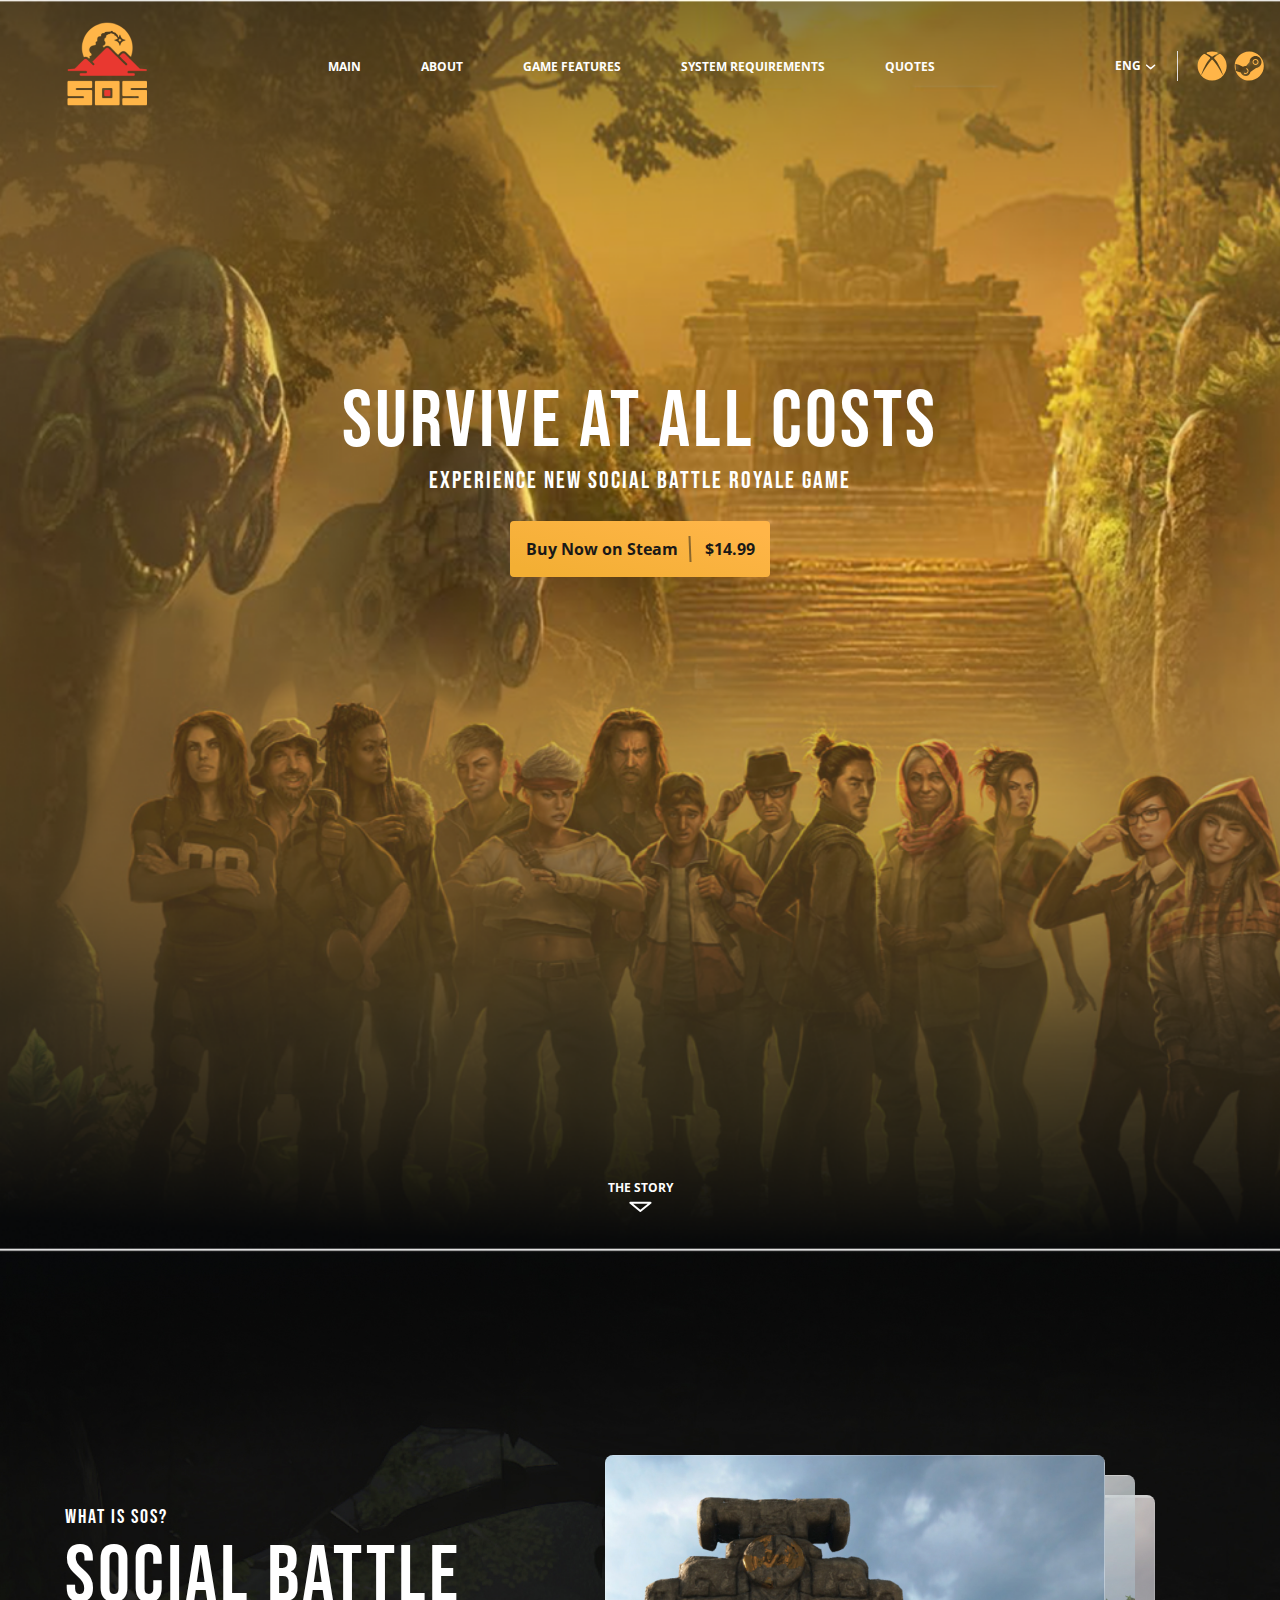
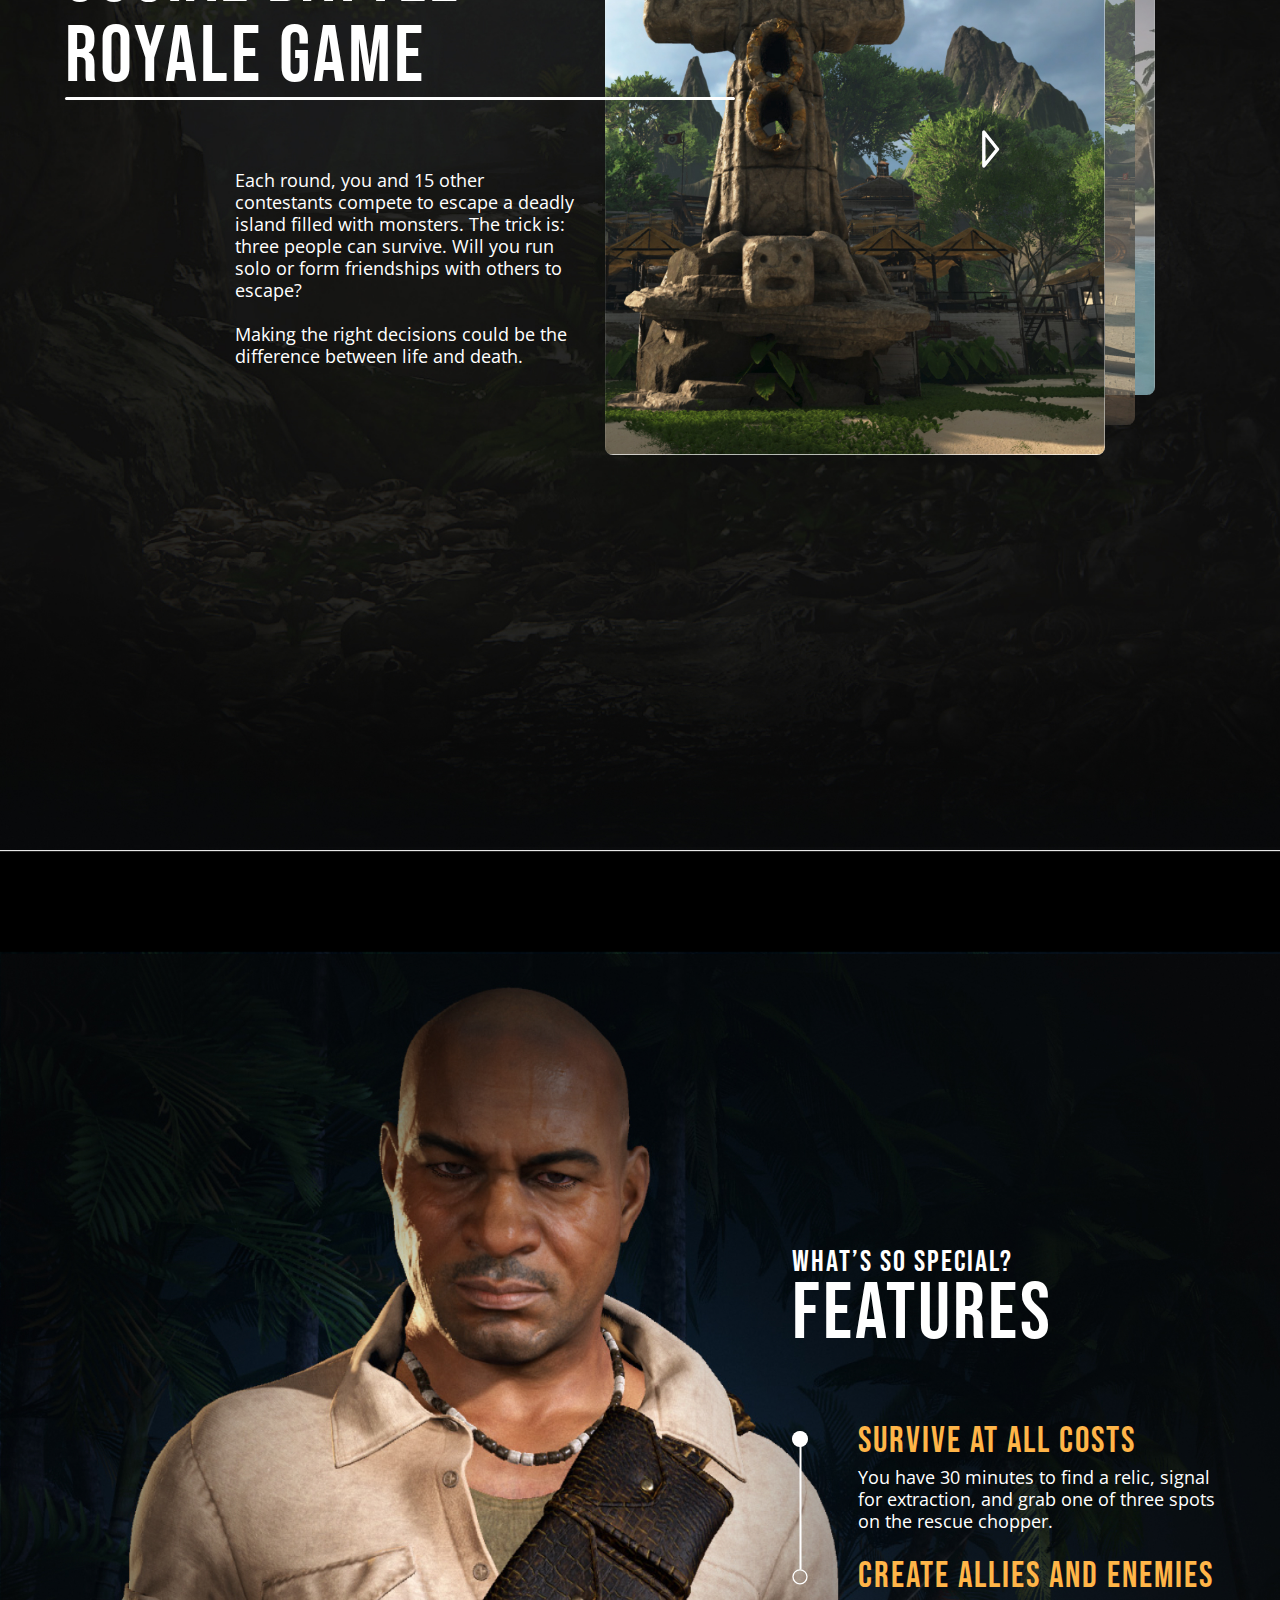
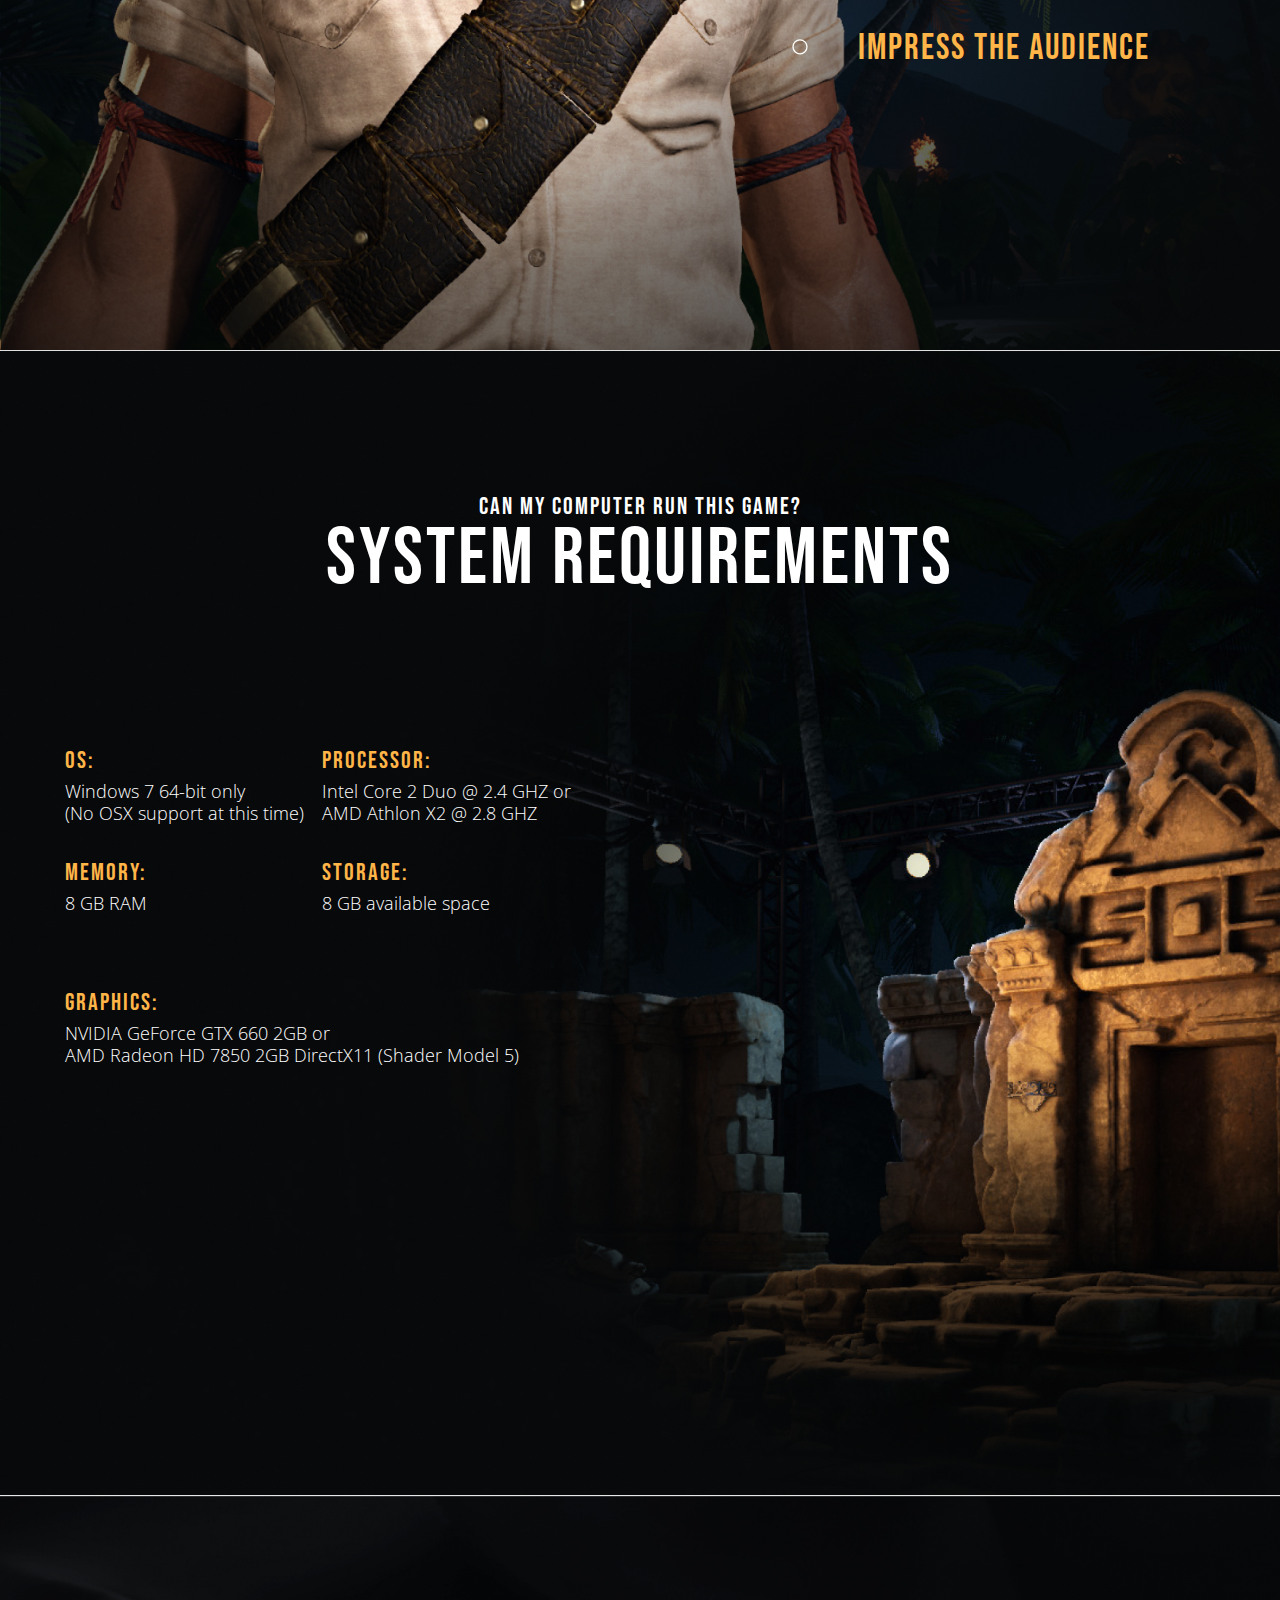
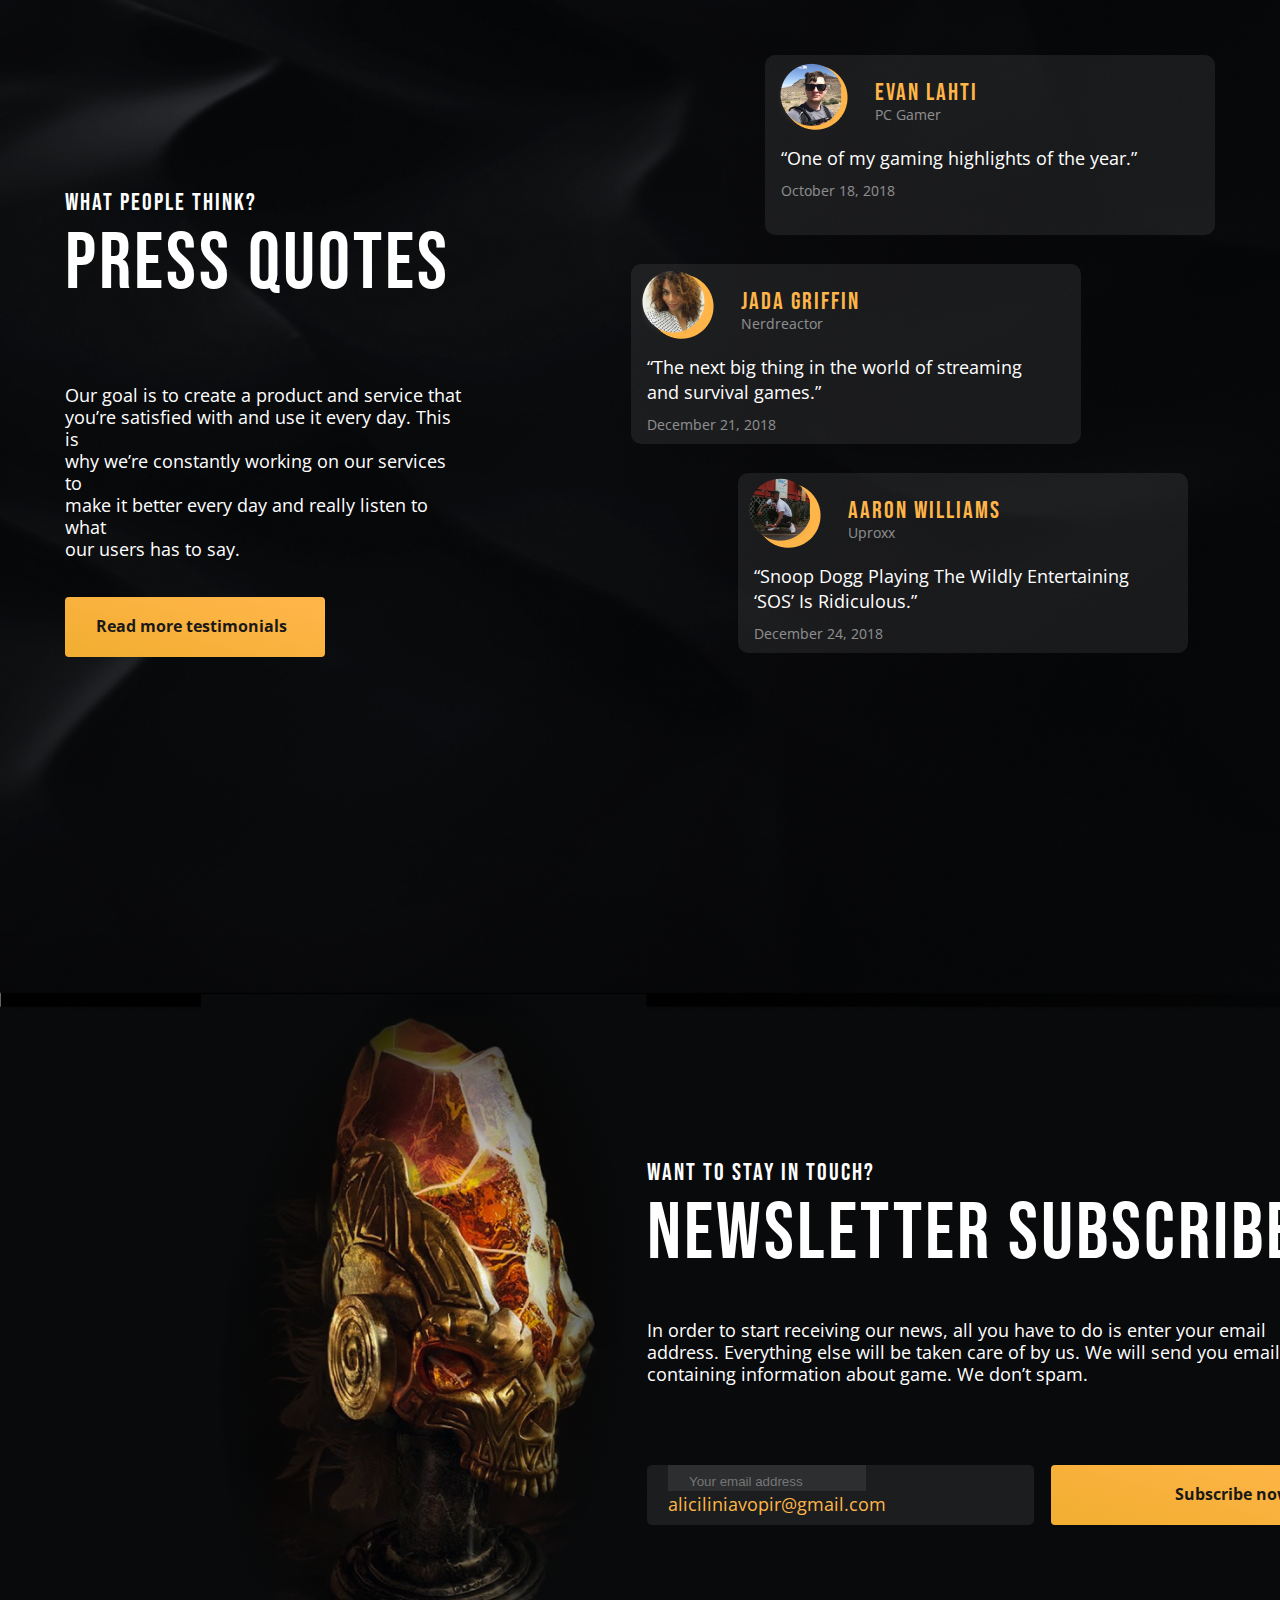
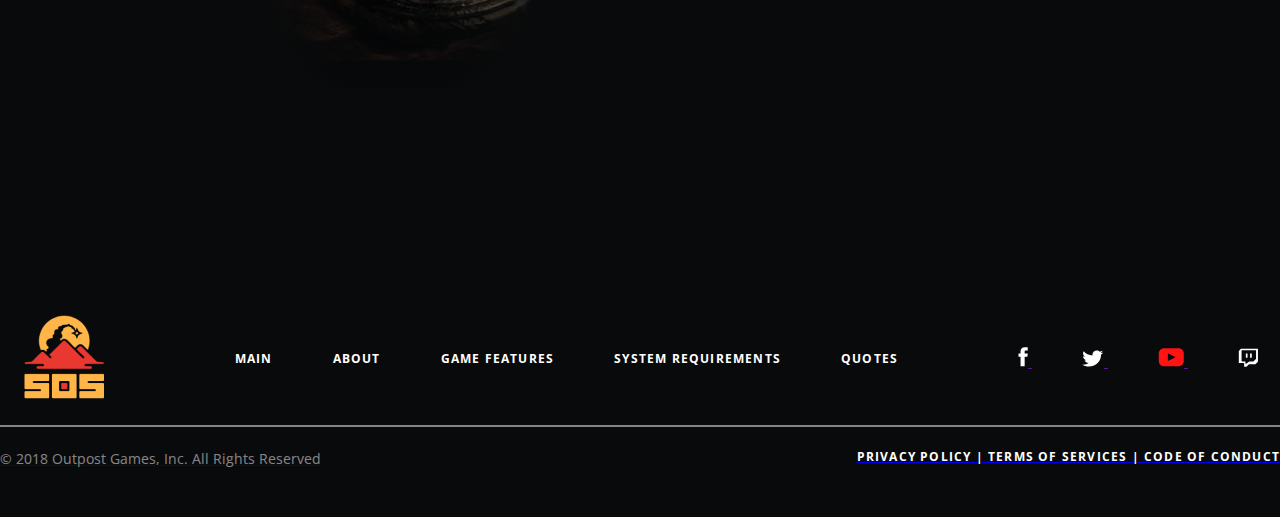
<file: index.html>
<!DOCTYPE html>
<html lang="en">

<head>
    <meta charset="UTF-8">
    <meta http-equiv="X-UA-Compatible" content="IE=edge">
    <meta name="viewport" content="width=device-width, initial-scale=1.0">
    <link rel="stylesheet" href="./style/main.css">
    <link rel="stylesheet" href="./font/transfonter.org-20211206-183650/stylesheet.css">
    <link rel="stylesheet" href="./font/transfonter.org-20211206-184811/styleshet.css">
    <title>GAME</title>
</head>

<body>
    <header class="header">
        <div class="header-cektion-one container">
           <a href="#"><div class="header-logo"><img src="./images/logo.png" alt="logo"></div></a>
            <div>
                <ul class="header-title-list">
                    <li class="header-list-link"><a href="#">MAIN</a></li>
                    <li class="header-list-link"><a href="#">ABOUT</a></li>
                    <li class="header-list-link"><a href="#">game features</a></li>
                    <li class="header-list-link"><a href="#">System requirements</a></li>
                    <li class="header-list-link"><a href="#">quotes</a></li>
                </ul>
            </div>
            <div class="header-language">
                <div class="dropdown">
                    <span class="dropdown-title">eng</span>
                    <div class="dropdown-list">
                        <span class="dropdown-list-item">rus</span>
                        <span class="dropdown-list-item">fra</span>
                        <span class="dropdown-list-item">deu</span>
                    </div>
                </div>
                <a href="#"><div class="header-pillar1"></div></a>
                <a href="#"><div class="header-pillar2"></div></a>
            </div>
        </div>
        <div class="header-two-section">
            <h1 class="header-two-section-title">SURVIVE AT ALL COSTS</h1>
            <h3 class="header-two-section-text">Experience new social battle royale game</h3>
            <a class="header-link" href="#">
                <div class="header-two-section-buy-button">
                    <div>
                        <h4 class="header-two-section-buy">Buy Now on Steam</h4>
                    </div>
                    <div class="header-two-section-pillar"></div>
                    <div class="header-two-section-price">$14.99</div>
                </div>
            </a>
        </div>
        <a class="header-scroll-link" href="#">
            <div class="header-scroll">
                <h5 class="header-scroll-title">The story</h5>
                <img class="scroll" src="./images/scroll down.svg" alt="scroll">
            </div>
        </a>
    </header>
    <main>
        <section class="section1">
            <div class="info-section1 container">
                <div class="info-left">
                    <h3 class="main-section1-question">What is SOS?</h3>
                    <h1 class="main-section-title">social battle royale game</h1>
                    <hr class="section1-hr">
                    <p class="section1-text">Each round, you and 15 other contestants compete to
                        escape a deadly island filled with monsters. The trick is: three people can survive. Will you
                        run
                        solo or form friendships with others to escape?
                        <br><br>
                        Making the right decisions could be the
                        difference between life and death.</p>
                </div>
                <div class="info-right">
                    <img class="info-reght-img" src="./images/screenshot 1.jpg" alt="game-card" width="500"
                        height="600">
                    <img class="info-reght-img" src="./images/screenshot 2.jpg" alt="game-card" width="500"
                        height="600">
                    <img class="info-reght-img" src="./images/screenshot 3.jpg" alt="game-card" width="500"
                        height="600">
                </div>
                <a class="switch-section1" href="#">
                    <img src="./images/switch.svg" alt="switch">
                </a>
            </div>
        </section>
        <section class="section2 ">
            <div class="section2-general container">
                <div class="palka container"></div>
                <div class="secti2-about ">
                    <h3 class="section2-question">What’s so special?</h3>
                    <h1 class="section2-title">features</h1>
                    <div class="section2-for-coruse">
                        <div class="section2-corusel">
                            <img src="./images/carusel1.svg" alt="carusel">
                            <hr class="section2-corusel-line">
                            <img src="./images/carusel1.svg" alt="carusel">
                            <img src="./images/carusel1.svg" alt="carusel">
                        </div>
                        <div class="section2-about2">
                            <h2 class="section2-costs">SURVIVE AT ALL COSTS</h2>
                            <p class="section2-text">You have 30 minutes to find a relic, signal <br> for extraction,
                                and grab
                                one of three spots <br> on the rescue chopper.</p>
                            <h2 class="section2-enemies">CREATE ALLIES AND ENEMIES</h2>
                            <h2 class="section2-impress">IMPRESS THE AUDIENCE</h2>
                        </div>
                    </div>
                </div>
            </div>
        </section>
        <section class="section3">
            <h3 class="section3-title-question container">Can My Computer Run this game?</h3>
            <h1 class="section3-title container">system requirements</h1>
            <div class="section3-table container">
                <div class="section3-table-left ">
                    <h3 class="section3-table-title">OS:</h3>
                    <p class="section3-table-text">Windows 7 64-bit only <br>
                        (No OSX support at this time)
                    </p>
                    <h3 class="section3-table-title">MEMORY:</h3>
                    <p class="section3-table-text">8 GB RAM
                    </p>
                </div>
                <div class="section3-table-right">
                    <h3 class="section3-table-title">PROCESSOR:</h3>
                    <p class="section3-table-text">Intel Core 2 Duo @ 2.4 GHZ or <br> AMD Athlon X2 @ 2.8 GHZ
                    </p>
                    <h3 class="section3-table-title">storage:</h3>
                    <p class="section3-table-text">8 GB available space</p>
                </div>
            </div>
            <div class="section3-table-bottom container">
                <h3 class="section3-table-title">GRAPHICS:</h3>
                <p class="section3-table-text">NVIDIA GeForce GTX 660 2GB or <br>
                    AMD Radeon HD 7850 2GB DirectX11 (Shader Model 5)
                </p>
            </div>
        </section>
        <section class="section4-background">
            <div class="sectio4 container">
                <div class="section4-left">
                    <h3 class="section4-left-question">What people think?</h3>
                    <h1 class="section4-left-title">Press quotes</h1>
                    <p class="section4-left-text">Our goal is to create a product and service that <br> you’re satisfied
                        with and use it every day. This is <br> why we’re constantly working on our services to <br>
                        make it better every day and really listen to what <br> our users has to say.</p>
                    <button class="section4-button">Read more testimonials</button>
                </div>
                <div class="section4-right">
                    <div class="box-coment">
                        <div class="comentariy">
                            <div>
                                <img class="comentariy1-img" src="./images/photo.png" alt="photo">
                                <img class="comentariy1-img-ellipse" src="./images/Ellipse.png" alt="">
                            </div>
                            <div class="comentariy-general-title">
                                <h3 class="comentariy1-title">Evan Lahti</h3>
                                <h3 class="comentariy-title2">PC Gamer</h3>
                            </div>
                        </div>
                        <h3 class="comentariy-bottom-title">“One of my gaming highlights of the year.”</h3>
                        <h6 class="comentariy-date">October 18, 2018</h6>
                    </div>
                    <div class="box2-coment">
                        <div class="comentariy">
                            <div>
                                <img class="comentariy1-img" src="./images/photo 2.png" alt="photo">
                                <img class="comentariy1-img-ellipse" src="./images/Ellipse.png" alt="">
                            </div>
                            <div class="comentariy-general-title">
                                <h3 class="comentariy1-title">Jada Griffin </h3>
                                <h3 class="comentariy-title2">Nerdreactor</h3>
                            </div>
                        </div>
                        <h3 class="comentariy-bottom-title">“The next big thing in the world of streaming <br> and
                            survival games.”</h3>
                        <h6 class="comentariy-date">December 21, 2018</h6>
                    </div>
                    <div class="box3-coment">
                        <div class="comentariy">
                            <div>
                                <img class="comentariy1-img" src="./images/photo 3.png" alt="photo">
                                <img class="comentariy1-img-ellipse" src="./images/Ellipse.png" alt="">
                            </div>
                            <div class="comentariy-general-title">
                                <h3 class="comentariy1-title">Aaron Williams </h3>
                                <h3 class="comentariy-title2">Uproxx</h3>
                            </div>
                        </div>
                        <h3 class="comentariy-bottom-title">“Snoop Dogg Playing The Wildly Entertaining <br> ‘SOS’ Is
                            Ridiculous.”</h3>
                        <h6 class="comentariy-date">December 24, 2018</h6>
                    </div>
                </div>
            </div>
            <div class="footer1 container">
                <div class="footer1-left">
                    <img src="./images/Group 3.png" alt="photo">
                </div>
                <div class="footer1-right">
                    <h3 class="footer1-right-question">Want to stay in touch?</h3>
                    <h1 class="footer1-right-title">newsletter SUBSCRIBE </h1>
                    <p class="footer1-right-text">In order to start receiving our news, all you have to do is enter your
                        email <br> address. Everything else will be taken care of by us. We will send you emails <br>
                        containing information about game. We don’t spam.</p>
                    <form action="https://echo.htmlacademy.ru/">
                        <div class="form">
                            <div class="input-box"><input class="input-emile" type="email" name="emile"
                                    placeholder="Your email address" required>aliciliniavopir@gmail.com</div>
                            <div>
                                <button class="subscribe" type="submit">Subscribe now</button>
                            </div>
                        </div>
                    </form>
                </div>
            </div>
          <a href="#"><div class="header-cektion-one container2">
                <div class="header-logo"><img src="./images/logo.png" alt="logo"></div>
                <div>
                    <ul class="footer-title-list">
                        <li class="header-list-link"><a href="#">MAIN</a></li>
                        <li class="header-list-link"><a href="#">ABOUT</a></li>
                        <li class="header-list-link"><a href="#">game features</a></li>
                        <li class="header-list-link"><a href="#">System requirements</a></li>
                        <li class="header-list-link"><a href="#">quotes</a></li>
                    </ul>
                </div>
               <a href=""><div class="footer-icon">
                    <img src="./images/facebook.svg" alt="icon-facebook">
                    <img src="./images/twitter.svg" alt="icon-twitter">
                    <img src="./images/Vector.svg" alt="icon-youtube">
                    <img src="./images/twitch.svg" alt="icon-twich">
                </div></a> 
            </div></a>  
            <hr class="footer-line container2">
            <div class="footer container2">
               <a href="#"><div class="footer-left">
                    <h4> © 2018 Outpost Games, Inc. All Rights Reserved</h4>
                </div></a> 
               <a href="#"><div class="footer-right">
                    <h4>Privacy Policy | Terms of Services | Code of Conduct </h4>
                </div></a> 
            </div>
        </section>
    </main>
</body>

</html>
</file>
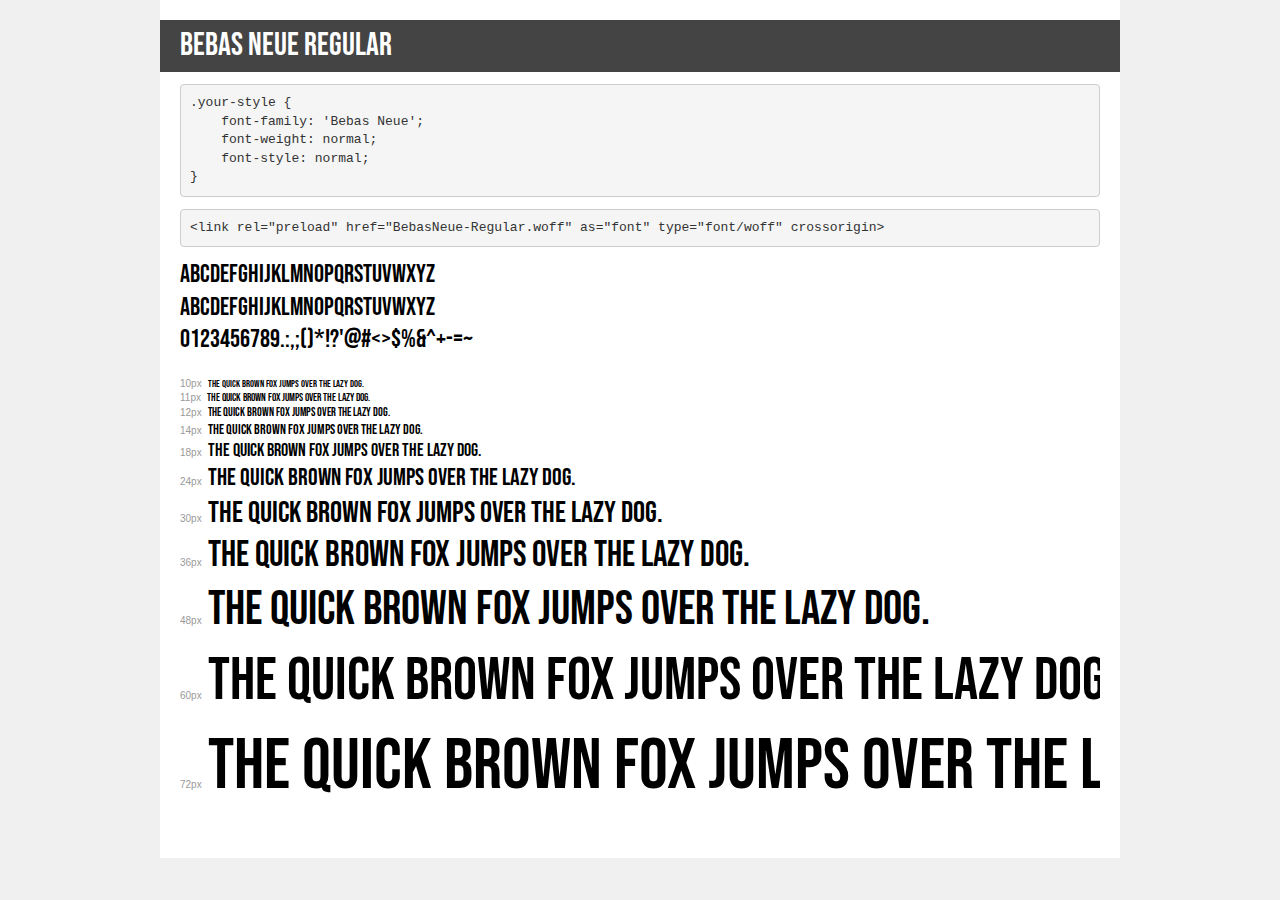
<file: font/transfonter.org-20211206-183650/demo.html>
<!DOCTYPE html>
<html lang="en">
<head>
    <meta charset="utf-8">
    <meta http-equiv="X-UA-Compatible" content="IE=edge">
    <meta name="viewport" content="width=device-width, initial-scale=1">
    <meta name="robots" content="noindex, noarchive">
    <meta name="format-detection" content="telephone=no">
    <title>Transfonter demo</title>
    <link href="stylesheet.css" rel="stylesheet">
    <style>
        /*
        http://meyerweb.com/eric/tools/css/reset/
        v2.0 | 20110126
        License: none (public domain)
        */
        html, body, div, span, applet, object, iframe,
        h1, h2, h3, h4, h5, h6, p, blockquote, pre,
        a, abbr, acronym, address, big, cite, code,
        del, dfn, em, img, ins, kbd, q, s, samp,
        small, strike, strong, sub, sup, tt, var,
        b, u, i, center,
        dl, dt, dd, ol, ul, li,
        fieldset, form, label, legend,
        table, caption, tbody, tfoot, thead, tr, th, td,
        article, aside, canvas, details, embed,
        figure, figcaption, footer, header, hgroup,
        menu, nav, output, ruby, section, summary,
        time, mark, audio, video {
            margin: 0;
            padding: 0;
            border: 0;
            font-size: 100%;
            font: inherit;
            vertical-align: baseline;
        }
        /* HTML5 display-role reset for older browsers */
        article, aside, details, figcaption, figure,
        footer, header, hgroup, menu, nav, section {
            display: block;
        }
        body {
            line-height: 1;
        }
        ol, ul {
            list-style: none;
        }
        blockquote, q {
            quotes: none;
        }
        blockquote:before, blockquote:after,
        q:before, q:after {
            content: '';
            content: none;
        }
        table {
            border-collapse: collapse;
            border-spacing: 0;
        }
        /* demo styles */
        body {
            background: #f0f0f0;
            color: #000;
        }
        .page {
            background: #fff;
            width: 920px;
            margin: 0 auto;
            padding: 20px 20px 0 20px;
            overflow: hidden;
        }
        .font-container {
            overflow-x: auto;
            overflow-y: hidden;
            margin-bottom: 40px;
            line-height: 1.3;
            white-space: nowrap;
            padding-bottom: 5px;
        }
        h1 {
            position: relative;
            background: #444;
            font-size: 32px;
            color: #fff;
            padding: 10px 20px;
            margin: 0 -20px 12px -20px;
        }
        .letters {
            font-size: 25px;
            margin-bottom: 20px;
        }
        .s10:before {
            content: '10px';
        }
        .s11:before {
            content: '11px';
        }
        .s12:before {
            content: '12px';
        }
        .s14:before {
            content: '14px';
        }
        .s18:before {
            content: '18px';
        }
        .s24:before {
            content: '24px';
        }
        .s30:before {
            content: '30px';
        }
        .s36:before {
            content: '36px';
        }
        .s48:before {
            content: '48px';
        }
        .s60:before {
            content: '60px';
        }
        .s72:before {
            content: '72px';
        }
        .s10:before, .s11:before, .s12:before, .s14:before,
        .s18:before, .s24:before, .s30:before, .s36:before,
        .s48:before, .s60:before, .s72:before {
            font-family: Arial, sans-serif;
            font-size: 10px;
            font-weight: normal;
            font-style: normal;
            color: #999;
            padding-right: 6px;
        }
        pre {
            display: block;
            padding: 9px;
            margin: 0 0 12px;
            font-family: Monaco, Menlo, Consolas, "Courier New", monospace;
            font-size: 13px;
            line-height: 1.428571429;
            color: #333;
            font-weight: normal;
            font-style: normal;
            background-color: #f5f5f5;
            border: 1px solid #ccc;
            overflow-x: auto;
            border-radius: 4px;
        }
        /* responsive */
        @media (max-width: 959px) {
            .page {
                width: auto;
                margin: 0;
            }
        }
    </style>
</head>
<body>
<div class="page">
    <div class="demo">
        <h1 style="font-family: 'Bebas Neue'; font-weight: normal; font-style: normal;">Bebas Neue Regular</h1>
        <pre title="Usage">.your-style {
    font-family: 'Bebas Neue';
    font-weight: normal;
    font-style: normal;
}</pre>
        <pre title="Preload (optional)">
&lt;link rel=&quot;preload&quot; href=&quot;BebasNeue-Regular.woff&quot; as=&quot;font&quot; type=&quot;font/woff&quot; crossorigin&gt;</pre>
        <div class="font-container" style="font-family: 'Bebas Neue'; font-weight: normal; font-style: normal;">
            <p class="letters">
                abcdefghijklmnopqrstuvwxyz<br>
ABCDEFGHIJKLMNOPQRSTUVWXYZ<br>
                0123456789.:,;()*!?'@#&lt;&gt;$%&^+-=~
            </p>
            <p class="s10" style="font-size: 10px;">The quick brown fox jumps over the lazy dog.</p>
            <p class="s11" style="font-size: 11px;">The quick brown fox jumps over the lazy dog.</p>
            <p class="s12" style="font-size: 12px;">The quick brown fox jumps over the lazy dog.</p>
            <p class="s14" style="font-size: 14px;">The quick brown fox jumps over the lazy dog.</p>
            <p class="s18" style="font-size: 18px;">The quick brown fox jumps over the lazy dog.</p>
            <p class="s24" style="font-size: 24px;">The quick brown fox jumps over the lazy dog.</p>
            <p class="s30" style="font-size: 30px;">The quick brown fox jumps over the lazy dog.</p>
            <p class="s36" style="font-size: 36px;">The quick brown fox jumps over the lazy dog.</p>
            <p class="s48" style="font-size: 48px;">The quick brown fox jumps over the lazy dog.</p>
            <p class="s60" style="font-size: 60px;">The quick brown fox jumps over the lazy dog.</p>
            <p class="s72" style="font-size: 72px;">The quick brown fox jumps over the lazy dog.</p>
        </div>
    </div>

</div>
</body>
</html>
</file>
<file: style/main.css>
body {}

* {
    margin: 0;
    padding: 0;
}

.container {
    width: 1150px;
    margin-left: auto;
    margin-right: auto;
}

.header {
    background-image: url('../images/bg\ image\ 1.png');
    height: 1250px;
    background-repeat: no-repeat;
    background-size: cover;
}

.header-cektion-one {
    display: flex;
    justify-content: space-between;
    align-items: center;
    padding: 22px;
}

.header-title-list {
    display: flex;
    list-style-type: none;
    text-transform: uppercase;
}

.header-list-link {}

.header-list-link a {
    font-family: 'Open Sans Bold';
    text-decoration: none;
    color: #FFF;
    padding: 0 30px;
    font-style: normal;
    font-weight: bold;
    font-size: 12px;
    line-height: 16px;
}

.header-language {
    display: flex;
    align-items: center;
}

.dropdown {
    font-family: 'Open Sans Bold';
    font-style: normal;
    font-weight: bold;
    font-size: 12px;
    line-height: 16px;
    text-align: right;
    text-transform: uppercase;
    color: #FFFFFF;
    cursor: pointer;
    position: relative;
}

.dropdown:hover .dropdown-list {
    transform: scale(1);
}

.dropdown-title:hover {
    color: #FFB548;
    position: relative;
}

.dropdown-title {
    position: relative;
}

.dropdown-title::before {
    content: '';
    background-image: url('../images/Vector\ 2.svg');
    background-repeat: no-repeat;
    background-size: cover;
    width: 11px;
    height: 6.2px;
    position: absolute;
    left: 30px;
    top: 7px;
}



.dropdown-list {
    margin-top: 10px;
    background: rgba(0, 0, 0, 0.75);
    border-radius: 3px;
    padding: 5px 20px 5px 4px;
    transform: scale(0);
    position: absolute;
    transition: 0.3s ease;
}

.dropdown-list-item {
    display: block;
}

.dropdown-list-item:hover {
    color: #FFB548;
}

.header-pillar1 {
    width: 1px;
    height: 30px;
    background-color: rgb(224, 221, 221);
    margin-left: 36px;
    position: relative;

}

.header-pillar1::after {
    content: '';
    background-image: url('../images/xbox\ icon.svg');
    background-repeat: no-repeat;
    background-size: cover;
    width: 30px;
    height: 30px;
    position: absolute;
    left: 20px;

}

.header-pillar2 {
    width: 1px;
    height: 30px;
    margin-left: 36px;
    position: relative;

}

.header-pillar2::after {
    content: '';
    background-image: url('../images/steam\ icon.svg');
    background-repeat: no-repeat;
    background-size: cover;
    width: 30px;
    height: 30px;
    position: absolute;
    left: 20px;
}

.header-two-section {
    margin-top: 250px;
    text-align: center;
}

.header-two-section-title {
    font-family: Bebas Neue;
    font-style: normal;
    font-weight: normal;
    font-size: 80px;
    line-height: 80px;
    letter-spacing: 3px;
    text-transform: uppercase;
    color: #FFF;
    margin-bottom: 7px;
}

.header-two-section-buy-button {
    width: 260px;
    display: flex;
    margin: 0 auto;
    align-items: center;


}

.header-link {
    text-decoration: none;
}

.header-two-section-text {
    font-family: Bebas Neue;
    font-style: normal;
    font-weight: normal;
    font-size: 24px;
    line-height: 24px;
    letter-spacing: 2px;
    color: #FFFFFF;
    margin-bottom: 28px;
}

.header-two-section-buy-button {
    background: linear-gradient(194.68deg, #FFB548 11.27%, #F3AF34 90.4%);
    border-radius: 4px;
    font-family: 'Open Sans Bold';
    font-style: normal;
    font-size: 16px;
    line-height: 22px;
    text-align: center;
    color: #1A1917;
    display: flex;
}

.header-two-section-pillar {
    width: 0px;
    height: 23.95px;
    opacity: 0.5;
    border: 0.873968px solid #1A1917;
    transform: matrix(1, 0, 0.04, 1, 0, 0);
    margin: 15px 0 15px 0;
}

.header-two-section-buy {
    padding-left: 16px;
    margin-right: 11px;
}

.header-two-section-price {
    margin-left: 14px;
}

.header-scroll {
    text-align: center;
    margin-top: 600px;
    padding-bottom: 61px;
}

.header-scroll-title {
    font-family: 'Open Sans Bold';
    font-style: normal;
    font-weight: bold;
    font-size: 12px;
    line-height: 22px;
    text-transform: uppercase;
    color: #FFFFFF;

}


.header-scroll-link {
    text-decoration: none;
}

.header-scroll:hover .scroll {
    transform: translateY(10px);
    transition: 0.3s ease;
}

.section1 {
    background-image: url('../images/bg\ image\ 2.jpg');
    background-repeat: no-repeat;
    background-size: cover;
    height: 1200px;
    position: relative;
}

.info-section1 {
    padding-top: 255px;
    display: flex;
}

.info-left {
    padding-bottom: 358px;
}

.main-section1-question {
    font-family: Bebas Neue;
    font-style: normal;
    font-weight: normal;
    font-size: 20px;
    line-height: 24px;
    letter-spacing: 2px;
    color: #FFFFFF;
    margin-bottom: 8px;

}

.main-section-title {
    font-family: Bebas Neue;
    font-style: normal;
    font-weight: normal;
    font-size: 80px;
    line-height: 80px;
    letter-spacing: 3px;
    text-transform: uppercase;
    color: #FFFFFF;
    width: 410px;
    position: relative;
}

.section1-hr {
    background: #FFFFFF;
    border-radius: 4px;
    position: absolute;
    width: 670px;
    height: 2.99px;
    border: none;
    z-index: 4;
}

.section1-text {
    font-family: Open Sans Regular;
    font-style: normal;
    font-weight: normal;
    font-size: 18px;
    line-height: 22px;
    margin-top: 72px;
    color: #FFFFFF;
    width: 350px;
    padding-left: 170px;
}

.info-right {
    position: relative;
}

.info-reght-img:nth-child(1) {
    position: absolute;
    left: 20px;
    border-radius: 8px;
    z-index: 3;
    top: -50px;
}

.info-reght-img:nth-child(2) {
    position: absolute;
    top: 25px;
    left: 50px;
    height: 550px;
    z-index: 2;
    border-radius: 8px;
    opacity: 0.8;
    top: -30px
}

.info-reght-img:nth-child(3) {
    position: absolute;
    top: 50px;
    left: 70px;
    height: 500px;
    z-index: 1;
    border-radius: 8px;
    opacity: 0.8;
    top: -10px
}

.switch-section1 {
    text-decoration: none;
    position: absolute;
    right: 280px;
    top: 40%;
    z-index: 4;
}

.section2 {
    background-image: url('../images/Group.jpg');
    height: 1100px;
    background-repeat: no-repeat;
    background-size: cover;

}

.section2-general {
    padding-top: 400px;
    display: flex;
    justify-content: space-between;
}

.palka {
    width: 4px;
    height: 200px;
}

.secti2-about {}

.section2-question {
    font-family: Bebas Neue;
    font-style: normal;
    font-weight: normal;
    font-size: 30px;
    line-height: 24px;
    letter-spacing: 2px;
    color: #FFFFFF;
}

.section2-title {
    font-family: Bebas Neue;
    font-style: normal;
    font-weight: normal;
    font-size: 80px;
    line-height: 80px;
    letter-spacing: 3px;
    text-transform: uppercase;
    color: #FFFFFF;
}

.section2-for-coruse {
    display: flex;
}

.section2-corusel {
    margin-top: 77px;
    position: relative;

}

.section2-corusel img {
    display: block;
}


.section2-corusel img:nth-child(1) {
    background-color: #FFF;
    border-radius: 50%;
    margin-bottom: 122px;
}

.section2-corusel-line {
    transform: rotate(-90deg);
    position: absolute;
    width: 125.03px;
    height: 2px;
    background-color: #FFF;
    border: none;
    left: -54.5px;
    top: 75px;
}


.section2-corusel img:nth-child(3) {
    margin-bottom: 54px;
}

.section2-about2 {
    margin-top: 70px;
    padding-left: 50px;
}

.section2-costs {
    font-family: Bebas Neue;
    font-style: normal;
    font-weight: normal;
    font-size: 36px;
    line-height: 36px;
    letter-spacing: 2px;
    color: #FFB548;
    margin-bottom: 6px;
}

.section2-text {
    font-family: 'Open Sans Regular';
    font-style: normal;
    font-weight: normal;
    font-size: 18px;
    line-height: 22px;
    color: #FFFFFF;
    margin-bottom: 27px;
}

.section2-enemies {
    font-family: Bebas Neue;
    font-style: normal;
    font-weight: normal;
    font-size: 36px;
    line-height: 36px;
    letter-spacing: 2px;
    color: #FFB548;
    margin-bottom: 36px;
}

.section2-impress {
    font-family: Bebas Neue;
    font-style: normal;
    font-weight: normal;
    font-size: 36px;
    line-height: 36px;
    letter-spacing: 2px;
    color: #FFB548;
    padding-bottom: 600px;
}

.section3 {
    background-image: url('../images/Group\ 2.jpg');
    background-size: cover;
    background-repeat: no-repeat;
    height: 1000px;
    padding-top: 145px;
}

.section3-title-question {
    font-family: Bebas Neue;
    font-style: normal;
    font-weight: normal;
    font-size: 24px;
    line-height: 24px;
    letter-spacing: 2px;
    color: #FFFFFF;
    text-align: center;
}

.section3-title {
    font-family: Bebas Neue;
    font-style: normal;
    font-weight: normal;
    font-size: 80px;
    line-height: 80px;
    letter-spacing: 3px;
    text-transform: uppercase;
    color: #FFFFFF;
    text-align: center;
}

.section3-table {
    display: flex;
    margin-top: 150px;
}

.section3-table-title {
    font-family: Bebas Neue;
    font-style: normal;
    font-weight: normal;
    font-size: 24px;
    line-height: 24px;
    letter-spacing: 2px;
    color: #FFB548;
    margin-bottom: 7px;
}

.section3-table-text {
    font-family: Open Sans;
    font-style: normal;
    font-weight: normal;
    font-size: 18px;
    line-height: 22px;
    color: #FFFFFF;
    margin-bottom: 37px;
}

.section3-table-right {
    margin-left: 18px;
}

.section3-table-bottom {
    margin-top: 40px;
}

.section4-background {
    background-image: url('../images/bg\ image\ 3.jpg');
    background-repeat: no-repeat;
    background-size: cover;
}

.sectio4 {
    display: flex;
    padding-top: 160px;
    align-items: center;
}

.section4-left-question {
    font-family: Bebas Neue;
    font-style: normal;
    font-weight: normal;
    font-size: 24px;
    line-height: 24px;
    letter-spacing: 2px;
    color: #FFFFFF;
    margin-bottom: 9px;
}

.section4-left-title {
    font-family: Bebas Neue;
    font-style: normal;
    font-weight: normal;
    font-size: 80px;
    line-height: 80px;
    letter-spacing: 3px;
    text-transform: uppercase;
    color: #FFFFFF;
    margin-bottom: 80px;
}

.section4-left-text {
    font-family: 'Open Sans Regular';
    font-style: normal;
    font-weight: normal;
    font-size: 18px;
    line-height: 22px;
    color: #FFFFFF;
    margin-bottom: 37px;
}

.section4-button {
    background: linear-gradient(194.68deg, #FFB548 11.27%, #F3AF34 90.4%);
    border-radius: 4px;
    border: none;
    padding: 18px 38px 20px 31px;
    font-family: Open Sans Bold;
    font-style: normal;
    font-weight: bold;
    font-size: 16px;
    line-height: 22px;
    text-align: center;
    color: #1A1917;
}

.section4-button:hover {
    cursor: pointer;
}

.section4-right {}

.box-coment {
    background: rgba(255, 255, 255, 0.08);
    border-radius: 10px;
    width: 450px;
    height: 180px;
    margin-bottom: 29px;
    position: relative;
}

.comentariy {
    display: flex;
    position: relative;

}

.comentariy-general-title {
    padding: 26px 81px 0 110px;
}

.comentariy1-img {
    position: absolute;
    left: 10px;
    top: 5px;
    z-index: 2;
}

.comentariy1-img-ellipse {
    position: absolute;
    z-index: 1px;
    left: 18px;
    top: 10px;
}

.comentariy1-title {
    font-family: Bebas Neue;
    font-style: normal;
    font-weight: normal;
    font-size: 24px;
    line-height: 24px;
    letter-spacing: 2px;
    color: #FFB548;
}

.comentariy-title2 {
    font-family: 'Open Sans Regular';
    font-style: normal;
    font-weight: normal;
    font-size: 14px;
    line-height: 19px;
    color: #FFFFFF;
    mix-blend-mode: normal;
    opacity: 0.5;
}

.comentariy-bottom-title {
    font-family: 'Open Sans Regular';
    font-style: normal;
    font-weight: normal;
    font-size: 18px;
    line-height: 25px;
    color: #FFFFFF;
    margin-top: 22px;
    margin-bottom: 10px;
    padding-left: 16px;
}

.comentariy-date {
    font-family: 'Open Sans Regular';
    font-style: normal;
    font-weight: normal;
    font-size: 14px;
    line-height: 19px;
    color: #FFFFFF;
    mix-blend-mode: normal;
    opacity: 0.5;
    padding-left: 16px;
}

.box-coment {
    margin-left: 300px;
}

.box2-coment {
    margin-left: 166px;
    background: rgba(255, 255, 255, 0.08);
    border-radius: 10px;
    width: 450px;
    height: 180px;
    margin-bottom: 29px;

}

.box3-coment {
    margin-left: 273px;
    background: rgba(255, 255, 255, 0.08);
    border-radius: 10px;
    width: 450px;
    height: 180px;
    margin-bottom: 29px;
    margin-bottom: 140px;

}

.footer1 {
    display: flex;
    align-items: center;
    justify-content: space-between;
    margin: 200px;
}

.footer1-left {}

.footer1-right {}

.footer1-right-question {
    font-family: Bebas Neue;
    font-style: normal;
    font-weight: normal;
    font-size: 24px;
    line-height: 24px;
    letter-spacing: 2px;
    color: #FFFFFF;
    margin-bottom: 9px;
}

.footer1-right-title {
    font-family: Bebas Neue;
    font-style: normal;
    font-weight: normal;
    font-size: 80px;
    line-height: 80px;
    letter-spacing: 3px;
    text-transform: uppercase;
    color: #FFFFFF;
    margin-bottom: 45px;
}

.footer1-right-text {
    font-family: 'Open Sans Regular';
    font-style: normal;
    font-weight: normal;
    font-size: 18px;
    line-height: 22px;
    color: #FFFFFF;
    margin-bottom: 80px;
}

.form {
    display: flex;
}

.input-box {
    background: rgba(255, 255, 255, 0.08);
    border-radius: 5px;
    width: 366px;
    height: 60px;
    font-family: 'Open Sans Regular';
    font-style: normal;
    font-weight: normal;
    font-size: 18px;
    line-height: 25px;
    color: #FFB548;
    padding-left: 21px;
}

.input-emile {
    background: rgba(255, 255, 255, 0.08);
    border: none;
    width: 177px;
    height: 20px;
    padding-top: 6px;
    padding-left: 21px;

}

.subscribe {
    background: linear-gradient(194.68deg, #FFB548 11.27%, #F3AF34 90.4%);
    border-radius: 4px;
    font-family: Open Sans Bold;
    font-style: normal;
    font-weight: bold;
    font-size: 16px;
    line-height: 22px;
    text-align: center;
    color: #1A1917;
    border: none;
    padding: 17px 73px 20px 70px;
    width: 366px;
    height: 60px;
    margin-left: 17px;
}

.container2 {
    margin: 0 auto;
}

.footer-title-list {
    display: flex;
    list-style-type: none;
    font-family: Open Sans Bold;
    font-style: normal;
    font-weight: bold;
    font-size: 12px;
    line-height: 16px;
    letter-spacing: 0.1em;
    text-transform: uppercase;
    color: #FFFFFF;
}

.footer-icon img {
    margin: 0 0 0 50px;
}

.footer-line {
    opacity: 0.5;
    height: 2px;
    background-color: #FFF;
    border: none;
    margin-bottom: 22px;
}

.footer {
    display: flex;
    justify-content: space-between;
    padding-bottom: 49px;
}

.footer-left h4 {
    font-family: Open Sans Regular;
    font-style: normal;
    font-weight: normal;
    font-size: 14px;
    line-height: 19px;
    color: #FFFFFF;
    mix-blend-mode: normal;
    opacity: 0.5;
}

.footer-right h4 {
    font-family: Open Sans Bold;
    font-style: normal;
    font-weight: bold;
    font-size: 12px;
    line-height: 16px;
    text-align: right;
    letter-spacing: 0.1em;
    text-transform: uppercase;
    color: #FFFFFF;
}
</file>
<file: font/transfonter.org-20211206-183650/stylesheet.css>
@font-face {
    font-family: 'Bebas Neue';
    src: url('./BebasNeue-Regular.eot');
    src: url('./BebasNeue-Regular.eot?#iefix') format('embedded-opentype'),
        url('./BebasNeue-Regular.woff') format('woff'),
        url('./BebasNeue-Regular.ttf') format('truetype');
    font-weight: normal;
    font-style: normal;
    font-display: swap;
}
</file>
<file: font/transfonter.org-20211206-184811/styleshet.css>
@font-face {
    font-family: 'Open Sans Bold';
    src: url('./OpenSans-Bold.eot');
    src: url('./OpenSans-Bold.eot?#iefix') format('embedded-opentype'),
        url('./OpenSans-Bold.woff') format('woff'),
        url('./OpenSans-Bold.ttf') format('truetype');
    font-weight: bold;
    font-style: normal;
    font-display: swap;
}

@font-face {
    font-family: 'Open Sans Regular';
    src: url('./OpenSans-Regular.eot');
    src: url('./OpenSans-Regular.eot?#iefix') format('embedded-opentype'),
        url('./OpenSans-Regular.woff') format('woff'),
        url('./OpenSans-Regular.ttf') format('truetype');
    font-weight: normal;
    font-style: normal;
    font-display: swap;
}

@font-face {
    font-family: 'Open Sans';
    src: url('./OpenSans-Light.eot');
    src: url('./OpenSans-Light.eot?#iefix') format('embedded-opentype'),
        url('./OpenSans-Light.woff') format('woff'),
        url('./OpenSans-Light.ttf') format('truetype');
    font-weight: 300;
    font-style: normal;
    font-display: swap;
}
</file>
